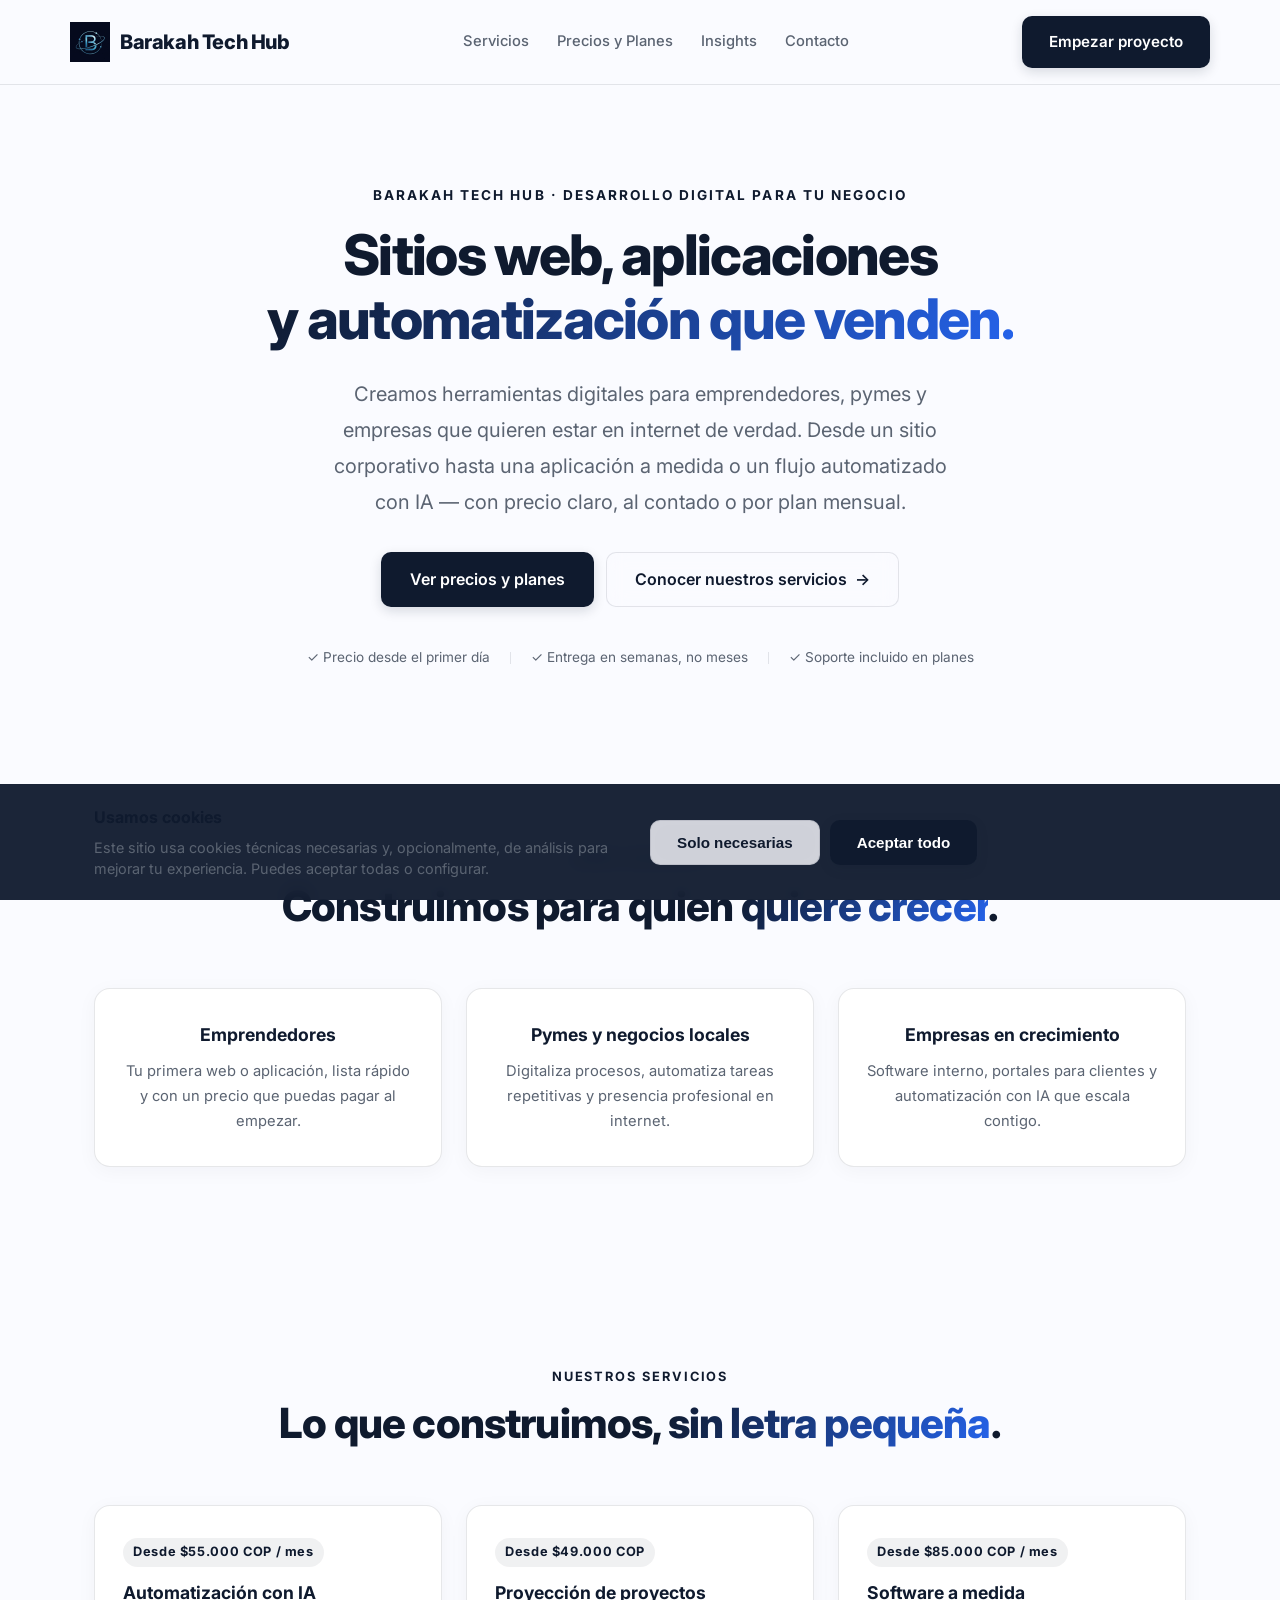
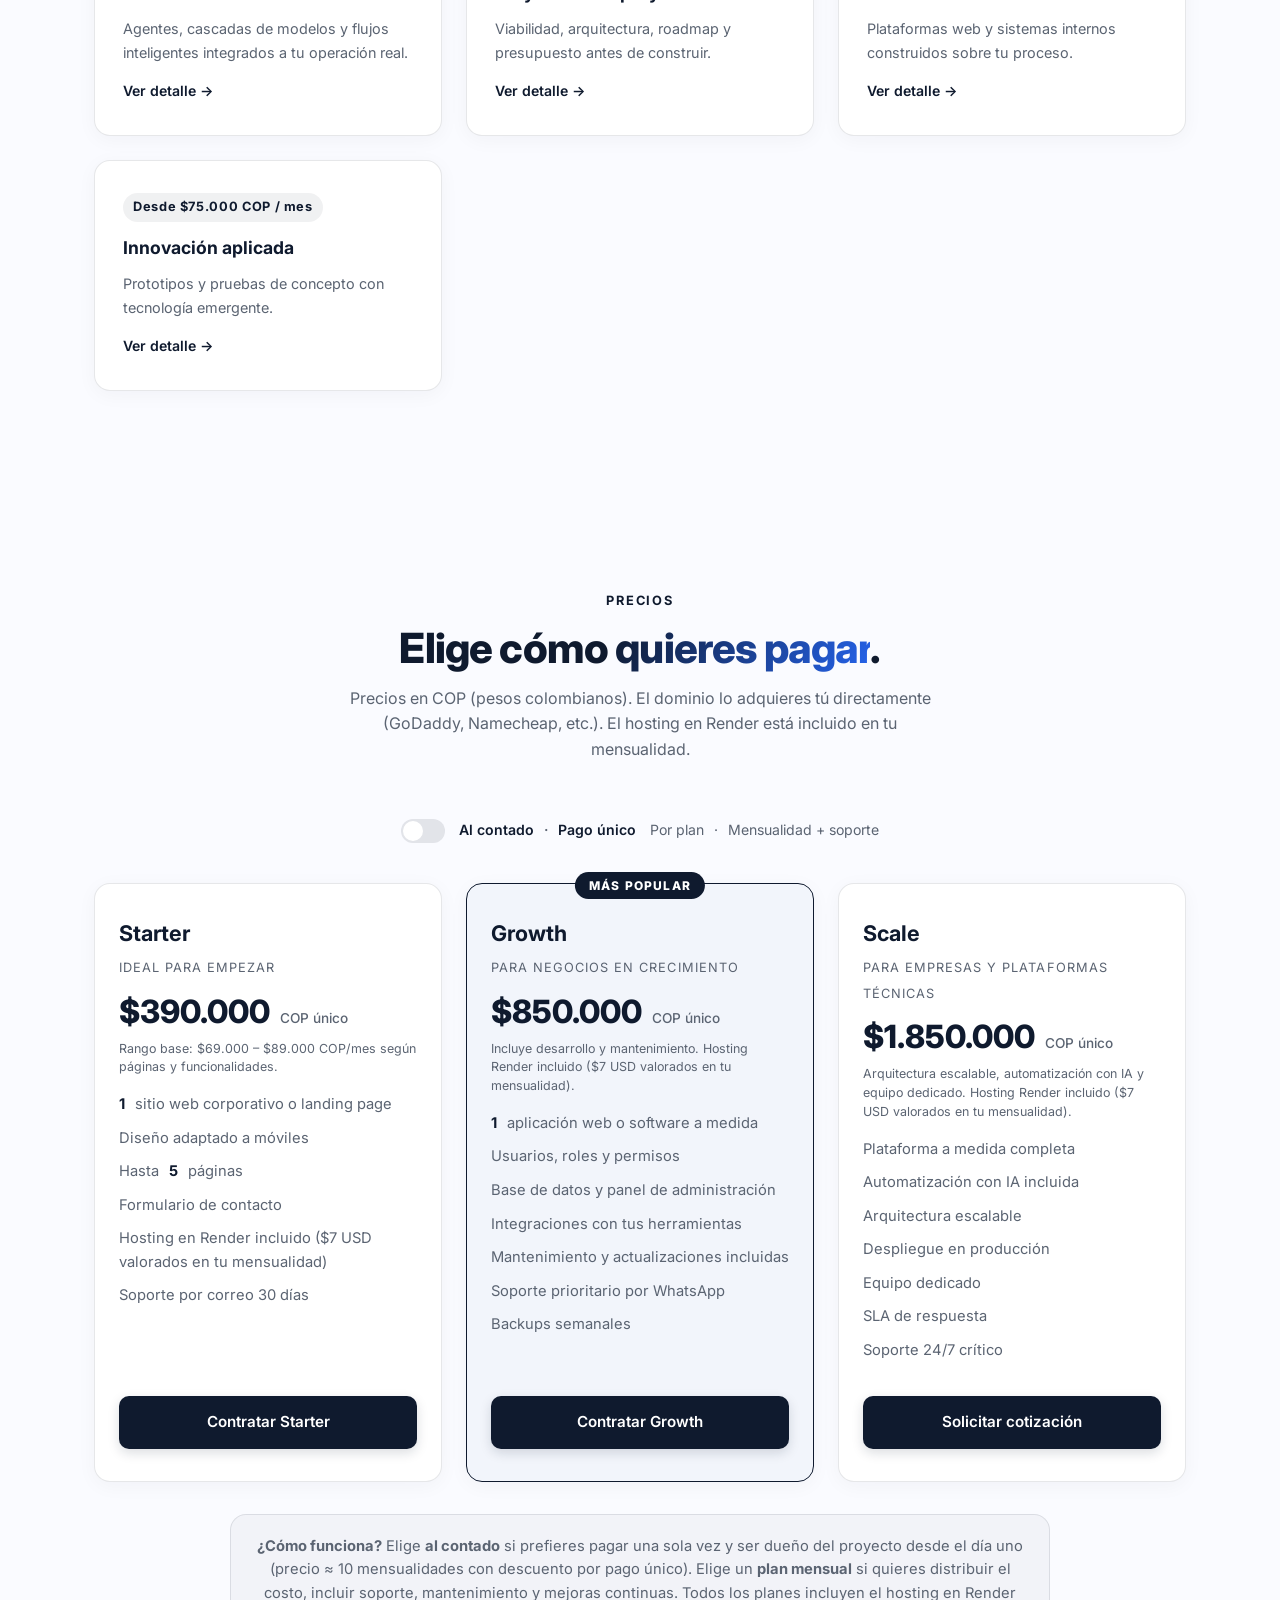
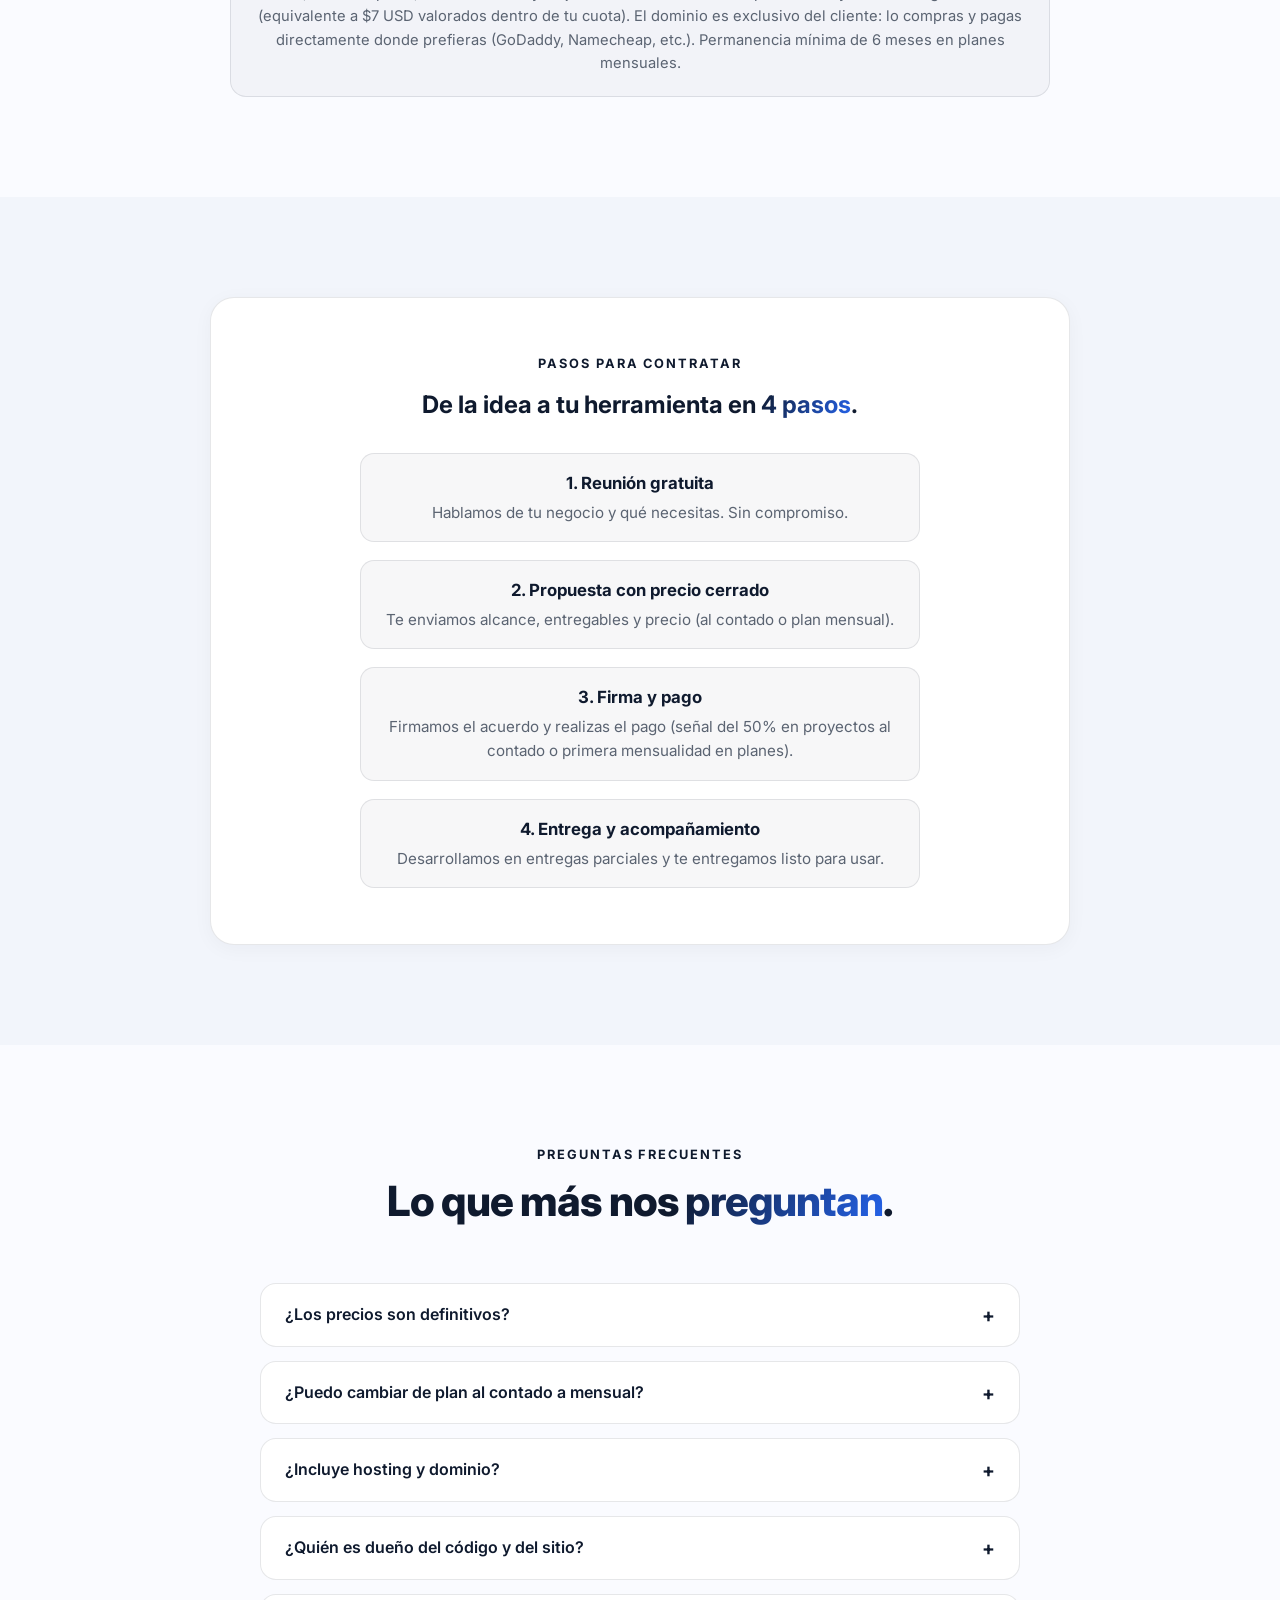
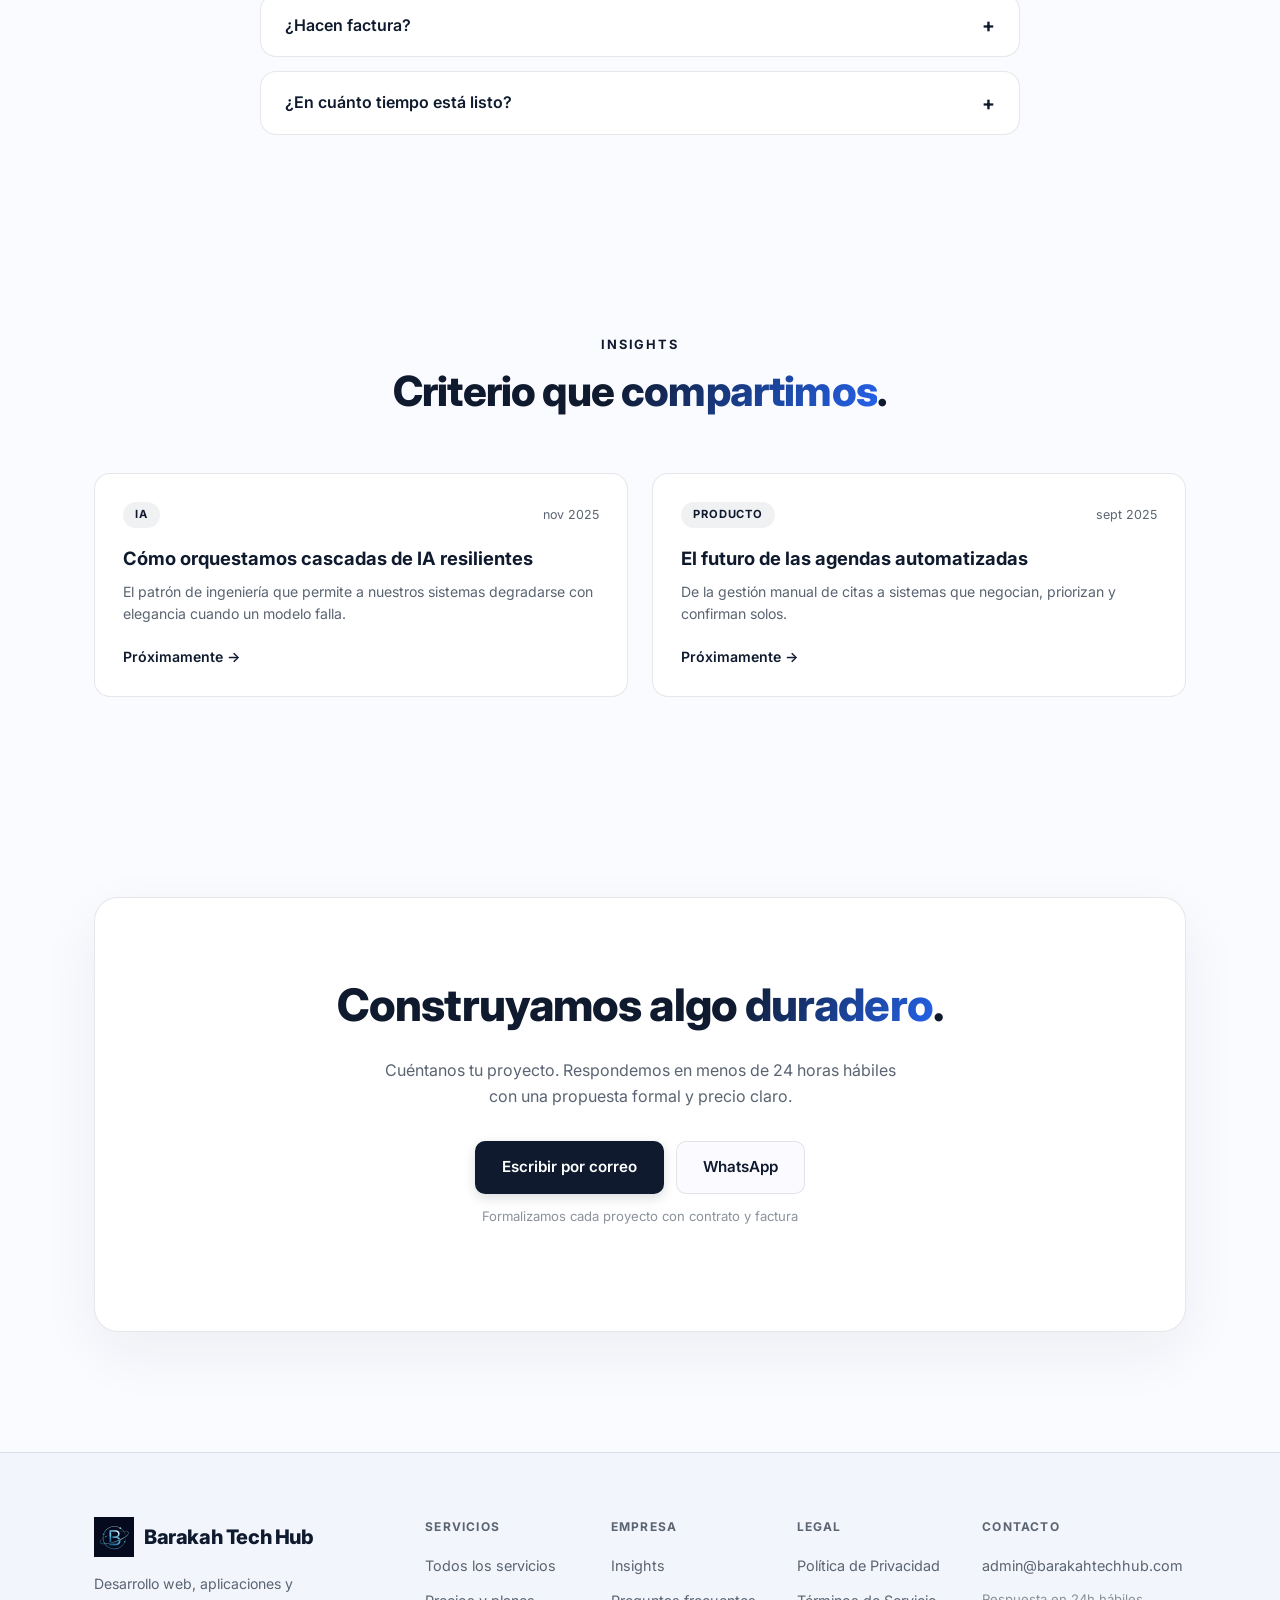
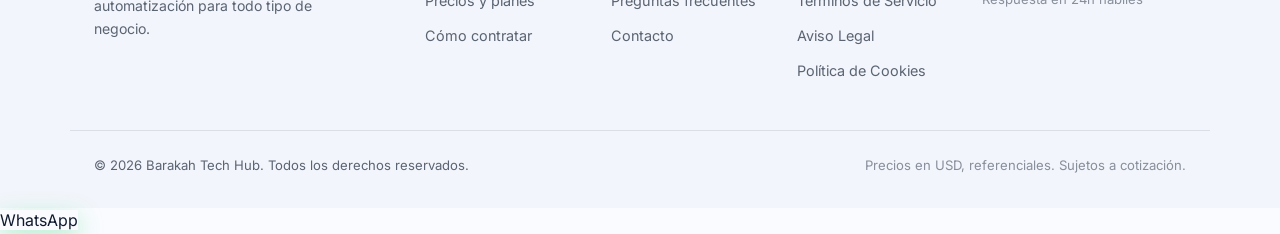
<file: index.html>
<!DOCTYPE html>
<html lang="es">
<head>
  <meta charset="UTF-8" />
  <meta name="viewport" content="width=device-width, initial-scale=1.0" />
  <meta name="description" content="Barakah Tech Hub desarrolla sitios web, aplicaciones y automatizaciones para empresas. Servicios de desarrollo web al contado y por planes mensuales. Diseño, software a medida e IA aplicada." />
  <meta name="keywords" content="desarrollo web, aplicaciones web, automatización, software a medida, Barakah Tech Hub, planes mensuales, desarrollo de software" />
  <link rel="canonical" href="https://barakahtechhub.com/" />
  <meta property="og:title" content="Barakah Tech Hub — Desarrollo web, aplicaciones y automatización" />
  <meta property="og:description" content="Creamos sitios web, aplicaciones y automatizaciones para tu negocio. Paga al contado o elige un plan mensual con soporte incluido." />
  <meta property="og:type" content="website" />
  <meta property="og:url" content="https://barakahtechhub.com/" />
  <meta property="og:image" content="https://barakahtechhub.com/img/logo.png" />
  <meta name="twitter:card" content="summary_large_image" />
  <link rel="preconnect" href="https://fonts.googleapis.com" />
  <link rel="preconnect" href="https://fonts.gstatic.com" crossorigin />
  <link href="https://fonts.googleapis.com/css2?family=Inter:wght@300;400;500;600;700;800&display=swap" rel="stylesheet" />
  <link rel="stylesheet" href="css/styles.css" />
  <link rel="icon" type="image/png" href="img/logo.png" />
  <script>document.documentElement.classList.add('js');</script>
  <script type="application/ld+json">
  {
    "@context": "https://schema.org",
    "@type": "LocalBusiness",
    "name": "Barakah Tech Hub",
    "url": "https://barakahtechhub.com/",
    "telephone": "+573116778098",
    "email": "admin@barakahtechhub.com",
    "address": { "@type": "PostalAddress", "addressCountry": "CO" },
    "description": "Desarrollo web, aplicaciones y automatización con IA. Servicios al contado y por planes mensuales.",
    "hasOfferCatalog": {
      "@type": "OfferCatalog",
      "name": "Servicios de desarrollo",
      "itemOffered": [
        { "@type": "Service", "name": "Sitio web corporativo", "description": "Diseño y desarrollo de sitio web profesional para tu empresa.", "offers": { "@type": "Offer", "priceCurrency": "USD", "price": "800" } },
        { "@type": "Service", "name": "Aplicación web a medida", "description": "Software a medida con usuarios, roles y flujos de negocio.", "offers": { "@type": "Offer", "priceCurrency": "USD", "price": "2500" } },
        { "@type": "Service", "name": "Automatización con IA", "description": "Agentes, cascadas de modelos y flujos automatizados para tu operación.", "offers": { "@type": "Offer", "priceCurrency": "USD", "price": "600" } }
      ]
    }
  }
  </script>
</head>
<body>

  <!-- ===== NAV ===== -->
  <header class="nav" id="nav">
    <div class="container nav-inner">
      <a href="index.html" class="logo">
        <span class="logo-mark"><img src="img/logo.png" alt="Logo Barakah Tech Hub" onerror="this.parentElement.classList.add('is-fallback');this.remove()"></span>
        <span class="logo-text">Barakah <em>Tech&nbsp;Hub</em></span>
      </a>
      <nav class="nav-links">
        <a href="#servicios">Servicios</a>
        <a href="#precios">Precios y Planes</a>
        <a href="#insights">Insights</a>
        <a href="#contacto">Contacto</a>
      </nav>
      <a href="#contacto" class="btn btn-primary nav-cta">Empezar proyecto</a>
      <button class="nav-toggle" id="navToggle" aria-label="Abrir menú">
        <span></span><span></span><span></span>
      </button>
    </div>
  </header>

  <!-- ===== HERO ===== -->
  <section class="hero">
    <div class="container hero-content">
      <p class="hero-eyebrow reveal">Barakah Tech Hub · Desarrollo digital para tu negocio</p>
      <h1 class="reveal delay-1">Sitios web, aplicaciones<br/><span class="gradient-text">y automatización que venden.</span></h1>
      <p class="hero-sub reveal delay-2">
        Creamos herramientas digitales para emprendedores, pymes y empresas que quieren
        estar en internet de verdad. Desde un sitio corporativo hasta una aplicación
        a medida o un flujo automatizado con IA — con precio claro, al contado o por plan mensual.
      </p>
      <div class="hero-actions reveal delay-3">
        <a href="#precios" class="btn btn-primary">Ver precios y planes</a>
        <a href="#servicios" class="btn btn-ghost">Conocer nuestros servicios <span class="arrow">→</span></a>
      </div>
      <div class="hero-trust reveal delay-4">
        <span>✓ Precio desde el primer día</span><i></i><span>✓ Entrega en semanas, no meses</span><i></i><span>✓ Soporte incluido en planes</span>
      </div>
    </div>
  </section>

  <!-- ===== PARA QUIÉN ===== -->
  <section class="section" id="para-quien">
    <div class="container">
      <div class="section-head reveal">
        <p class="section-label">¿Para quién es?</p>
        <h2>Construimos para quien <span class="gradient-text">quiere crecer</span>.</h2>
      </div>
      <div class="audience-grid reveal">
        <div class="audience-card">
          <h3>Emprendedores</h3>
          <p>Tu primera web o aplicación, lista rápido y con un precio que puedas pagar al empezar.</p>
        </div>
        <div class="audience-card">
          <h3>Pymes y negocios locales</h3>
          <p>Digitaliza procesos, automatiza tareas repetitivas y presencia profesional en internet.</p>
        </div>
        <div class="audience-card">
          <h3>Empresas en crecimiento</h3>
          <p>Software interno, portales para clientes y automatización con IA que escala contigo.</p>
        </div>
      </div>
    </div>
  </section>

  <!-- ===== SERVICIOS ===== -->
  <section class="section" id="servicios">
    <div class="container">
      <div class="section-head reveal">
        <p class="section-label">Nuestros servicios</p>
        <h2>Lo que construimos, <span class="gradient-text">sin letra pequeña</span>.</h2>
      </div>
      <div class="services-grid">
        <a class="service reveal" href="servicios/automatizacion-ia.html">
          <div class="service-badge">Desde $55.000 COP / mes</div>
          <h3>Automatización con IA</h3>
          <p>Agentes, cascadas de modelos y flujos inteligentes integrados a tu operación real.</p>
          <span class="service-link">Ver detalle →</span>
        </a>
        <a class="service reveal delay-1" href="servicios/proyeccion-proyectos.html">
          <div class="service-badge">Desde $49.000 COP</div>
          <h3>Proyección de proyectos</h3>
          <p>Viabilidad, arquitectura, roadmap y presupuesto antes de construir.</p>
          <span class="service-link">Ver detalle →</span>
        </a>
        <a class="service reveal delay-2" href="servicios/software-medida.html">
          <div class="service-badge">Desde $85.000 COP / mes</div>
          <h3>Software a medida</h3>
          <p>Plataformas web y sistemas internos construidos sobre tu proceso.</p>
          <span class="service-link">Ver detalle →</span>
        </a>
        <a class="service reveal delay-3" href="servicios/innovacion-aplicada.html">
          <div class="service-badge">Desde $75.000 COP / mes</div>
          <h3>Innovación aplicada</h3>
          <p>Prototipos y pruebas de concepto con tecnología emergente.</p>
          <span class="service-link">Ver detalle →</span>
        </a>
      </div>
    </div>
  </section>

  <!-- ===== PRECIOS Y PLANES ===== -->
  <section class="section" id="precios">
    <div class="container">
      <div class="section-head reveal">
        <p class="section-label">Precios</p>
        <h2>Elige cómo <span class="gradient-text">quieres pagar</span>.</h2>
        <p class="section-sub reveal">Precios en COP (pesos colombianos). El dominio lo adquieres tú directamente (GoDaddy, Namecheap, etc.). El hosting en Render está incluido en tu mensualidad.</p>
      </div>

      <div class="pricing-toggle reveal">
        <label class="toggle">
          <input type="checkbox" id="planToggle" />
          <span class="toggle-track"></span>
          <span class="toggle-thumb"></span>
        </label>
        <span class="toggle-label toggle-label-contado">Al contado <span class="toggle-dot">·</span> Pago único</span>
        <span class="toggle-label toggle-label-plan">Por plan <span class="toggle-dot">·</span> Mensualidad + soporte</span>
      </div>

      <div class="pricing-grid">
        <article class="plan reveal" id="plan-starter">
          <div class="plan-header">
            <h3 class="plan-name">Starter</h3>
            <span class="plan-tag">Ideal para empezar</span>
          </div>
          <div class="plan-price-block">
            <span class="plan-price" id="price-starter-contado">$390.000 <span class="period">COP único</span></span>
            <span class="plan-price plan-price-plan" id="price-starter-plan">Desde <strong>$45.000</strong> <span class="period">COP / mes</span></span>
          </div>
          <div class="plan-note"><small>Rango base: $69.000 – $89.000 COP/mes según páginas y funcionalidades.</small></div>
          <ul class="plan-features">
            <li><strong>1</strong> sitio web corporativo o landing page</li>
            <li>Diseño adaptado a móviles</li>
            <li>Hasta <strong>5</strong> páginas</li>
            <li>Formulario de contacto</li>
            <li>Hosting en Render incluido ($7 USD valorados en tu mensualidad)</li>
            <li>Soporte por correo 30 días</li>
            <li class="plan-only">Dominio aparte: lo compras tú (GoDaddy, Namecheap, etc.)</li>
          </ul>
          <div class="plan-cta">
            <a href="mailto:admin@barakahtechhub.com?subject=Contratar%20Starter" class="btn btn-primary btn-block">Contratar Starter</a>
          </div>
        </article>

        <article class="plan reveal plan-featured" id="plan-growth">
          <div class="plan-ribbon">Más popular</div>
          <div class="plan-header">
            <h3 class="plan-name">Growth</h3>
            <span class="plan-tag">Para negocios en crecimiento</span>
          </div>
          <div class="plan-price-block">
            <span class="plan-price" id="price-growth-contado">$850.000 <span class="period">COP único</span></span>
            <span class="plan-price plan-price-plan" id="price-growth-plan">Desde <strong>$85.000</strong> <span class="period">COP / mes</span></span>
          </div>
          <div class="plan-note"><small>Incluye desarrollo y mantenimiento. Hosting Render incluido ($7 USD valorados en tu mensualidad).</small></div>
          <ul class="plan-features">
            <li><strong>1</strong> aplicación web o software a medida</li>
            <li>Usuarios, roles y permisos</li>
            <li>Base de datos y panel de administración</li>
            <li>Integraciones con tus herramientas</li>
            <li>Mantenimiento y actualizaciones incluidas</li>
            <li>Soporte prioritario por WhatsApp</li>
            <li>Backups semanales</li>
            <li class="plan-only">Dominio aparte: lo compras tú (GoDaddy, Namecheap, etc.)</li>
          </ul>
          <div class="plan-cta">
            <a href="mailto:admin@barakahtechhub.com?subject=Contratar%20Growth" class="btn btn-primary btn-block">Contratar Growth</a>
          </div>
        </article>

        <article class="plan reveal" id="plan-scale">
          <div class="plan-header">
            <h3 class="plan-name">Scale</h3>
            <span class="plan-tag">Para empresas y plataformas técnicas</span>
          </div>
          <div class="plan-price-block">
            <span class="plan-price" id="price-scale-contado">$1.850.000 <span class="period">COP único</span></span>
            <span class="plan-price plan-price-plan" id="price-scale-plan">Desde <strong>$185.000</strong> <span class="period">COP / mes</span></span>
          </div>
          <div class="plan-note"><small>Arquitectura escalable, automatización con IA y equipo dedicado. Hosting Render incluido ($7 USD valorados en tu mensualidad).</small></div>
          <ul class="plan-features">
            <li>Plataforma a medida completa</li>
            <li>Automatización con IA incluida</li>
            <li>Arquitectura escalable</li>
            <li>Despliegue en producción</li>
            <li>Equipo dedicado</li>
            <li>SLA de respuesta</li>
            <li>Soporte 24/7 crítico</li>
            <li class="plan-only">Dominio aparte: lo compras tú (GoDaddy, Namecheap, etc.)</li>
          </ul>
          <div class="plan-cta">
            <a href="#contacto" class="btn btn-primary btn-block">Solicitar cotización</a>
          </div>
        </article>
      </div>

      <div class="pricing-note reveal">
        <p><strong>¿Cómo funciona?</strong> Elige <strong>al contado</strong> si prefieres pagar una sola vez y ser dueño del proyecto desde el día uno (precio ≈ 10 mensualidades con descuento por pago único). Elige un <strong>plan mensual</strong> si quieres distribuir el costo, incluir soporte, mantenimiento y mejoras continuas. Todos los planes incluyen el hosting en Render (equivalente a $7 USD valorados dentro de tu cuota). El dominio es exclusivo del cliente: lo compras y pagas directamente donde prefieras (GoDaddy, Namecheap, etc.). Permanencia mínima de 6 meses en planes mensuales.</p>
      </div>
    </div>
  </section>

  <!-- ===== COMO COMPRAR ===== -->
  <section class="section manifesto" id="como-comprar">
    <div class="container">
      <div class="manifesto-box reveal">
        <p class="section-label">Pasos para contratar</p>
        <h2>De la idea a tu herramienta en <span class="gradient-text">4 pasos</span>.</h2>
        <ol class="steps">
          <li>
            <strong>1. Reunión gratuita</strong>
            <p>Hablamos de tu negocio y qué necesitas. Sin compromiso.</p>
          </li>
          <li>
            <strong>2. Propuesta con precio cerrado</strong>
            <p>Te enviamos alcance, entregables y precio (al contado o plan mensual).</p>
          </li>
          <li>
            <strong>3. Firma y pago</strong>
            <p>Firmamos el acuerdo y realizas el pago (señal del 50% en proyectos al contado o primera mensualidad en planes).</p>
          </li>
          <li>
            <strong>4. Entrega y acompañamiento</strong>
            <p>Desarrollamos en entregas parciales y te entregamos listo para usar.</p>
          </li>
        </ol>
      </div>
    </div>
  </section>

  <!-- ===== FAQ ===== -->
  <section class="section" id="faq">
    <div class="container">
      <div class="section-head reveal">
        <p class="section-label">Preguntas frecuentes</p>
        <h2>Lo que más nos <span class="gradient-text">preguntan</span>.</h2>
      </div>
      <div class="faq-grid reveal">
        <details class="faq-item">
          <summary>¿Los precios son definitivos?</summary>
          <p>Son precios de referencia para proyectos estándar. Tras conocer tu caso enviamos una cotización final con precio cerrado.</p>
        </details>
        <details class="faq-item">
          <summary>¿Puedo cambiar de plan al contado a mensual?</summary>
          <p>Sí. Puedes empezar con un pago al contado y luego contratar un plan de mantenimiento mensual, o viceversa.</p>
        </details>
        <details class="faq-item">
          <summary>¿Incluye hosting y dominio?</summary>
          <p>El plan Starter incluye el primer año de hosting y dominio. En planes Growth y Scale el hosting se gestiona según el proyecto; te asesoramos para contratarlo.</p>
        </details>
        <details class="faq-item">
          <summary>¿Quién es dueño del código y del sitio?</summary>
          <p>Al finalizar y pagar el proyecto completo, tú eres dueño del código entregado y de tu sitio/aplicación. En planes mensuales, la propiedad se transfiere al finalizar la permanencia o según lo pactado en el contrato.</p>
        </details>
        <details class="faq-item">
          <summary>¿Hacen factura?</summary>
          <p>Sí, emitimos factura por cada pago realizado (señal, pago al contado o mensualidad).</p>
        </details>
        <details class="faq-item">
          <summary>¿En cuánto tiempo está listo?</summary>
          <p>Un sitio corporativo puede estar listo en 2-4 semanas. Una aplicación a medida depende del alcance y se define en el roadmap.</p>
        </details>
      </div>
    </div>
  </section>

  <!-- ===== INSIGHTS (breve) ===== -->
  <section class="section" id="insights">
    <div class="container">
      <div class="section-head reveal">
        <p class="section-label">Insights</p>
        <h2>Criterio que <span class="gradient-text">compartimos</span>.</h2>
      </div>
      <div class="blog-grid" id="blogGrid">
        <!-- Las tarjetas de posts se generan en js/main.js desde POSTS_DATA -->
      </div>
    </div>
  </section>

  <!-- ===== CONTACTO / CTA ===== -->
  <section class="section cta" id="contacto">
    <div class="container">
      <div class="cta-box reveal">
        <h2>Construyamos algo <span class="gradient-text">duradero</span>.</h2>
        <p>Cuéntanos tu proyecto. Respondemos en menos de 24 horas hábiles con una propuesta formal y precio claro.</p>
        <div class="contact-ways">
          <a href="mailto:admin@barakahtechhub.com" class="btn btn-primary btn-lg">Escribir por correo</a>
          <a href="https://wa.me/573116778098?text=Hola%20Barakah%20Tech%20Hub,%20quiero%20informaci%C3%B3n%20sobre%20sus%20servicios" class="btn btn-ghost btn-lg" target="_blank" rel="noopener">WhatsApp</a>
        </div>
        <p class="footer-muted" style="margin-top:12px;">Formalizamos cada proyecto con contrato y factura</p>
      </div>
    </div>
  </section>

  <!-- ===== FOOTER ===== -->
  <footer class="footer">
    <div class="container footer-grid">
      <div class="footer-brand">
        <a href="index.html" class="logo">
          <span class="logo-mark"><img src="img/logo.png" alt="Logo Barakah Tech Hub" onerror="this.parentElement.classList.add('is-fallback');this.remove()"></span>
          <span class="logo-text">Barakah <em>Tech&nbsp;Hub</em></span>
        </a>
        <p>Desarrollo web, aplicaciones y automatización para todo tipo de negocio.</p>
      </div>
      <div class="footer-col">
        <h5>Servicios</h5>
        <a href="#servicios">Todos los servicios</a>
        <a href="#precios">Precios y planes</a>
        <a href="#como-comprar">Cómo contratar</a>
      </div>
      <div class="footer-col">
        <h5>Empresa</h5>
        <a href="#insights">Insights</a>
        <a href="#faq">Preguntas frecuentes</a>
        <a href="#contacto">Contacto</a>
      </div>
      <div class="footer-col">
        <h5>Legal</h5>
        <a href="legal/privacidad.html">Política de Privacidad</a>
        <a href="legal/terminos.html">Términos de Servicio</a>
        <a href="legal/aviso-legal.html">Aviso Legal</a>
        <a href="legal/cookies.html">Política de Cookies</a>
      </div>
      <div class="footer-col">
        <h5>Contacto</h5>
        <a href="mailto:admin@barakahtechhub.com">admin@barakahtechhub.com</a>
        <span class="footer-muted">Respuesta en 24h hábiles</span>
      </div>
    </div>
    <div class="container footer-bottom">
      <span>© <span id="copyrightYear">2026</span> Barakah Tech Hub. Todos los derechos reservados.</span>
      <span class="footer-muted">Precios en USD, referenciales. Sujetos a cotización.</span>
    </div>
  </footer>

  <!-- ===== BANNER COOKIES ===== -->
  <div class="cookie-banner" id="cookieBanner" role="region" aria-label="Aviso de cookies">
    <div class="cookie-content">
      <div>
        <p class="cookie-title">Usamos cookies</p>
        <p class="cookie-text">Este sitio usa cookies técnicas necesarias y, opcionalmente, de análisis para mejorar tu experiencia. Puedes aceptar todas o configurar.</p>
      </div>
      <div class="cookie-actions">
        <button class="btn btn-ghost cookie-reject" id="cookieReject">Solo necesarias</button>
        <button class="btn btn-primary cookie-accept" id="cookieAccept">Aceptar todo</button>
      </div>
    </div>
  </div>

  <!-- ===== WHATSAPP FLOAT ===== -->
  <a href="https://wa.me/573116778098?text=Hola%20Barakah%20Tech%20Hub,%20quiero%20informaci%C3%B3n%20sobre%20sus%20servicios" class="whatsapp-float" target="_blank" rel="noopener" aria-label="Escríbenos por WhatsApp">WhatsApp</a>

  <script src="js/main.js" defer></script>
  <script src="js/cookies.js" defer></script>
</body>
</html>
</file>
<file: css/styles.css>
/* ============================================================
   Barakah Tech Hub � Premium Enterprise Stylesheet
   ============================================================ */

:root {
  --bg: #FAFBFF;
  --bg-2: #F2F5FB;
  --bg-3: #FFFFFF;
  --surface: rgba(15, 26, 46, 0.03);
  --border: rgba(15, 26, 46, 0.1);
  --border-hover: rgba(15, 26, 46, 0.22);
  --text: #0F1A2E;
  --text-muted: #5B6472;
  --accent: #0F1A2E;
  --accent-dim: rgba(15, 26, 46, 0.06);
  --gradient: linear-gradient(120deg, #0F1A2E 0%, #2563EB 100%);
  --radius: 16px;
  --font: 'Inter', -apple-system, BlinkMacSystemFont, 'Segoe UI', sans-serif;
}

* { margin: 0; padding: 0; box-sizing: border-box; }

html { scroll-behavior: smooth; background: #FAFBFF; }

body {
  font-family: var(--font);
  background: #FAFBFF;
  color: var(--text);
  line-height: 1.6;
  -webkit-font-smoothing: antialiased;
  overflow-x: hidden;
}

.container { max-width: 1140px; margin: 0 auto; padding: 0 24px; }

::selection { background: rgba(15, 26, 46, 0.85); color: #fff; }
a { color: inherit; text-decoration: none; }

/* ---------- Nav ---------- */
.nav {
  position: sticky;
  top: 0;
  z-index: 50;
  background: rgba(250, 251, 255, 0.95);
  backdrop-filter: blur(10px);
  border-bottom: 1px solid var(--border);
}
.nav-inner {
  display: flex;
  align-items: center;
  justify-content: space-between;
  padding: 16px 0;
}
.nav-links {
  display: flex;
  gap: 28px;
  align-items: center;
}
.nav-links a {
  font-size: 0.92rem;
  color: var(--text-muted);
  font-weight: 500;
  transition: color 0.2s;
}
.nav-links a:hover { color: var(--accent); }
.nav-cta {
  display: inline-flex;
  align-items: center;
  gap: 8px;
  padding: 10px 20px;
  background: var(--text);
  color: #fff;
  border-radius: 10px;
  font-weight: 600;
  font-size: 0.92rem;
  transition: all 0.2s;
}
.nav-cta:hover { background: var(--accent); transform: translateY(-1px); }
.nav-toggle {
  display: none;
  flex-direction: column;
  gap: 5px;
  background: none;
  border: none;
  cursor: pointer;
  padding: 8px;
}
.nav-toggle span {
  width: 22px;
  height: 2px;
  background: var(--text);
  border-radius: 2px;
}

/* ---------- Logo ---------- */
.logo {
  display: flex;
  align-items: center;
  gap: 10px;
  text-decoration: none;
}
.logo-mark img {
  width: 40px;
  height: 40px;
  object-fit: contain;
  display: block;
}
.logo-text {
  font-size: 1.25rem;
  font-weight: 800;
  color: var(--text);
  letter-spacing: -0.02em;
}
.logo-text em {
  font-style: normal;
  color: var(--accent);
}

/* ---------- Hero ---------- */
.hero {
  position: relative;
  padding: 100px 0 80px;
  background: #FAFBFF;
  text-align: center;
  overflow: visible;
}
.hero .container {
  position: relative;
  z-index: 1;
  max-width: 800px;
  margin: 0 auto;
}
.hero-eyebrow {
  font-size: 0.85rem;
  font-weight: 700;
  letter-spacing: 0.15em;
  text-transform: uppercase;
  color: var(--accent);
  margin-bottom: 16px;
  display: block;
}
.hero h1 {
  font-size: clamp(2.2rem, 5vw, 3.5rem);
  font-weight: 800;
  line-height: 1.15;
  letter-spacing: -0.03em;
  margin-bottom: 24px;
  color: var(--text);
}
.hero h1 .gradient-text {
  background: var(--gradient);
  -webkit-background-clip: text;
  background-clip: text;
  -webkit-text-fill-color: transparent;
}
.hero-sub {
  font-size: clamp(1rem, 2vw, 1.25rem);
  line-height: 1.8;
  color: var(--text-muted);
  max-width: 650px;
  margin: 0 auto 32px;
}
.hero-actions {
  display: flex;
  gap: 12px;
  justify-content: center;
  flex-wrap: wrap;
  margin-bottom: 40px;
}
.hero-actions .btn {
  padding: 14px 28px;
  font-size: 1rem;
}
.hero-trust {
  display: flex;
  gap: 16px;
  justify-content: center;
  flex-wrap: wrap;
  font-size: 0.85rem;
  color: var(--text-muted);
  align-items: center;
}
.hero-trust i {
  display: inline-block;
  width: 1px;
  height: 12px;
  background: var(--border);
  margin: 0 4px;
}

/* ---------- Secciones ---------- */
.section {
  padding: 100px 0;
}
.section-head {
  text-align: center;
  margin-bottom: 56px;
}
.section-label {
  font-size: 0.8rem;
  font-weight: 700;
  letter-spacing: 0.15em;
  text-transform: uppercase;
  color: var(--accent);
  margin-bottom: 12px;
  display: block;
}
.section-head h2 {
  font-size: clamp(1.8rem, 4vw, 2.6rem);
  font-weight: 800;
  line-height: 1.2;
  letter-spacing: -0.02em;
  color: var(--text);
  margin-bottom: 12px;
}
.section-sub {
  font-size: 1rem;
  color: var(--text-muted);
  max-width: 600px;
  margin: 0 auto;
}

/* ---------- Fondo decorativo: aurora + grid tecnológico (no interfiere con el texto) ---------- */
body::before {
  content: "";
  position: fixed;
  inset: 0;
  z-index: -2;
  pointer-events: none;
  background:
    radial-gradient(900px 500px at 85% -10%, rgba(37, 99, 235, 0.10), transparent 60%),
    radial-gradient(700px 450px at -10% 30%, rgba(15, 26, 46, 0.07), transparent 60%),
    radial-gradient(800px 500px at 90% 90%, rgba(37, 99, 235, 0.08), transparent 60%),
    #FAFBFF;
}

/* Grid tecnológico tipo blueprint, encima de la aurora */
body::after {
  content: "";
  position: fixed;
  inset: 0;
  z-index: -1;
  pointer-events: none;
  background-image:
    linear-gradient(rgba(15, 26, 46, 0.045) 1px, transparent 1px),
    linear-gradient(90deg, rgba(15, 26, 46, 0.045) 1px, transparent 1px);
  background-size: 48px 48px;
  -webkit-mask-image: radial-gradient(ellipse 90% 70% at 50% 20%, black 0%, transparent 75%);
  mask-image: radial-gradient(ellipse 90% 70% at 50% 20%, black 0%, transparent 75%);
}

/* ---------- Para quién ---------- */
.audience-grid {
  display: grid;
  grid-template-columns: repeat(auto-fit, minmax(280px, 1fr));
  gap: 24px;
}
.audience-card {
  padding: 32px 28px;
  border: 1px solid var(--border);
  border-radius: var(--radius);
  background: var(--bg-3);
  box-shadow: 0 4px 20px rgba(15, 26, 46, 0.04);
  text-align: center;
  transition: all 0.3s ease;
}
.audience-card:hover {
  transform: translateY(-4px);
  border-color: var(--border-hover);
}
.audience-card h3 {
  font-size: 1.1rem;
  font-weight: 700;
  margin-bottom: 10px;
  color: var(--text);
}
.audience-card p {
  font-size: 0.92rem;
  line-height: 1.7;
  color: var(--text-muted);
  margin: 0 auto;
  max-width: 300px;
}

/* ---------- Servicios ---------- */
.services-grid {
  display: grid;
  grid-template-columns: repeat(auto-fit, minmax(280px, 1fr));
  gap: 24px;
}
.service {
  padding: 32px 28px;
  border: 1px solid var(--border);
  border-radius: var(--radius);
  background: var(--bg-3);
  transition: all 0.3s ease;
}
.service:hover {
  transform: translateY(-4px);
  box-shadow: var(--shadow-medium);
  border-color: var(--border-hover);
}
.service h3 {
  font-size: 1.1rem;
  font-weight: 700;
  margin-bottom: 10px;
  color: var(--text);
}
.service p {
  font-size: 0.9rem;
  line-height: 1.7;
  color: var(--text-muted);
}
.service-badge {
  display: inline-block;
  font-size: 0.8rem;
  font-weight: 700;
  padding: 4px 10px;
  border-radius: 20px;
  background: var(--accent-dim);
  color: var(--accent);
  margin-bottom: 12px;
  letter-spacing: 0.05em;
}
.service-link {
  display: inline-block;
  margin-top: 14px;
  font-size: 0.88rem;
  font-weight: 600;
  color: var(--accent);
}
.service h3, .service p { text-align: left; }

/* ---------- Insights ---------- */
.blog-grid {
  display: grid;
  grid-template-columns: repeat(auto-fit, minmax(300px, 1fr));
  gap: 24px;
}
.post {
  display: flex;
  flex-direction: column;
  padding: 28px;
  border: 1px solid var(--border);
  border-radius: var(--radius);
  background: var(--bg-3);
  transition: all 0.3s ease;
}
.post:hover {
  transform: translateY(-4px);
  border-color: var(--border-hover);
}
.post-meta {
  display: flex;
  justify-content: space-between;
  align-items: center;
  margin-bottom: 18px;
}
.post-tag {
  font-size: 0.7rem;
  font-weight: 700;
  letter-spacing: 0.08em;
  text-transform: uppercase;
  color: var(--accent);
  background: var(--accent-dim);
  padding: 4px 12px;
  border-radius: 100px;
}
.post-date { font-size: 0.78rem; color: var(--text-muted); }
.post h3 {
  font-size: 1.15rem;
  font-weight: 700;
  line-height: 1.35;
  margin-bottom: 10px;
}
.post p {
  font-size: 0.88rem;
  color: var(--text-muted);
  margin-bottom: 20px;
  flex: 1;
}
.post-link {
  font-size: 0.88rem;
  font-weight: 600;
  color: var(--accent);
}

/* ---------- Precios y Planes ---------- */
.pricing-toggle {
  display: flex;
  align-items: center;
  gap: 14px;
  margin: 24px 0 40px;
  flex-wrap: wrap;
  justify-content: center;
}
.toggle {
  position: relative;
  display: inline-block;
  width: 44px;
  height: 24px;
}
.toggle input { opacity: 0; width: 0; height: 0; }
.toggle-track {
  position: absolute;
  cursor: pointer;
  inset: 0;
  background: var(--border);
  border-radius: 24px;
  transition: background 0.2s;
}
.toggle-track:has(input:checked) { background: var(--accent); }
.toggle-thumb {
  position: absolute;
  top: 2px; left: 2px;
  width: 20px; height: 20px;
  background: #fff;
  border-radius: 50%;
  transition: transform 0.2s;
}
.toggle input:checked + .toggle-track + .toggle-thumb,
.toggle-track:has(input:checked) .toggle-thumb { transform: translateX(20px); }
.toggle-label { font-size: 0.88rem; color: var(--text-muted); cursor: pointer; user-select: none; }
.toggle-label-contado { color: var(--text); font-weight: 600; }
.toggle-dot { margin: 0 6px; color: var(--text-muted); }

.pricing-grid {
  display: grid;
  grid-template-columns: repeat(auto-fit, minmax(280px, 1fr));
  gap: 24px;
  margin-bottom: 32px;
}
.plan {
  background: var(--bg-3);
  border: 1px solid var(--border);
  border-radius: var(--radius);
  padding: 32px 24px;
  display: flex;
  flex-direction: column;
  position: relative;
}
.plan-featured {
  border-color: var(--accent);
  background: var(--bg-2);
  transform: scale(1.02);
  z-index: 1;
}
.plan-ribbon {
  position: absolute; top: -12px; left: 50%;
  transform: translateX(-50%);
  font-size: 0.75rem; font-weight: 800; letter-spacing: 0.1em;
  text-transform: uppercase;
  background: var(--accent); color: #fff;
  padding: 4px 14px; border-radius: 20px;
}
.plan-header { margin-bottom: 16px; }
.plan-name { font-size: 1.35rem; margin: 0 0 4px; }
.plan-tag { font-size: 0.8rem; color: var(--text-muted); text-transform: uppercase; letter-spacing: 0.08em; }
.plan-price-block { display: flex; align-items: baseline; gap: 4px; margin-bottom: 24px; }
.plan-price { font-size: 2rem; font-weight: 800; line-height: 1; }
.plan-price-plan { display: none; color: var(--text-muted); font-size: 1.1rem; }
.plan-price-plan.display { display: inline; }
.period { font-size: 0.85rem; color: var(--text-muted); font-weight: 500; margin-left: 4px; }
.plan-features { list-style: none; padding: 0; margin: 0 0 24px; flex: 1; }
.plan-features li {
  display: flex; align-items: flex-start; gap: 10px;
  font-size: 0.92rem; color: var(--text-muted); margin-bottom: 10px;
}
.plan-features li strong { color: var(--text); }
.plan-only { display: none; }
.plan-cta { margin-top: auto; }

.pricing-note {
  margin-top: 32px;
  font-size: 0.92rem;
  color: var(--text-muted);
  padding: 20px; border: 1px solid var(--border); border-radius: var(--radius);
  background: var(--surface);
  text-align: center;
  max-width: 820px;
  margin-left: auto;
  margin-right: auto;
}

/* ---------- Notas dentro de las tarjetas de plan ---------- */
.plan-note {
  margin: -12px 0 16px;
}
.plan-note small {
  font-size: 0.78rem;
  line-height: 1.5;
  color: var(--text-muted);
  display: block;
}

/* ---------- Pasos para contratar ---------- */
.manifesto {
  background: var(--bg-2);
}
.manifesto-box {
  background: var(--bg-3);
  border: 1px solid var(--border);
  border-radius: 24px;
  padding: 56px 40px;
  max-width: 860px;
  margin: 0 auto;
  text-align: center;
  box-shadow: 0 4px 20px rgba(15, 26, 46, 0.04);
}
.manifesto-box .section-label { margin-bottom: 12px; }
.manifesto-box h2 { margin-bottom: 28px; }
.steps { list-style: none; padding: 0; margin: 16px 0 0; display: flex; flex-direction: column; gap: 18px; counter-reset: step-counter; max-width: 560px; margin-left: auto; margin-right: auto; }
.steps li {
  display: block; padding: 16px 20px; text-align: center;
  background: var(--surface); border-radius: 14px; border: 1px solid var(--border);
}
.steps li strong { color: var(--accent); font-size: 1.05rem; display: block; margin-bottom: 4px; }
.steps li p { margin: 4px 0 0; color: var(--text-muted); font-size: 0.95rem; }

/* ---------- FAQ ---------- */
.faq-grid {
  display: grid;
  grid-template-columns: 1fr;
  gap: 14px;
  max-width: 760px;
  margin: 0 auto;
}
.faq-item {
  border: 1px solid var(--border);
  border-radius: var(--radius);
  background: var(--bg-3);
  padding: 18px 24px;
  transition: border-color 0.2s;
}
.faq-item:hover, .faq-item[open] { border-color: var(--border-hover); }
.faq-item summary {
  font-weight: 600;
  cursor: pointer;
  color: var(--text);
  list-style: none;
  position: relative;
  padding-right: 28px;
}
.faq-item summary::-webkit-details-marker { display: none; }
.faq-item summary::after {
  content: "+";
  position: absolute;
  right: 0;
  top: 50%;
  transform: translateY(-50%);
  font-size: 1.2rem;
  font-weight: 700;
  color: var(--accent);
}
.faq-item[open] summary::after { content: "−"; }
.faq-item p {
  margin-top: 12px;
  font-size: 0.92rem;
  color: var(--text-muted);
  line-height: 1.7;
}

/* ---------- CTA ---------- */
.cta {
  padding-bottom: 120px;
}
.cta-box {
  text-align: center;
  padding: 72px 32px;
  border: 1px solid var(--border);
  border-radius: 24px;
  background: var(--bg-3);
  box-shadow: 0 20px 60px rgba(15, 26, 46, 0.08);
}
.cta-box h2 {
  font-size: clamp(1.9rem, 4vw, 2.8rem);
  font-weight: 800;
  letter-spacing: -0.02em;
  margin-bottom: 16px;
}
.cta-box p {
  color: var(--text-muted);
  max-width: 520px;
  margin: 0 auto 32px;
}
.contact-ways { display: flex; gap: 12px; margin-top: 16px; flex-wrap: wrap; justify-content: center; }
.btn-block { width: 100%; justify-content: center; }

/* ---------- Footer ---------- */
.footer {
  border-top: 1px solid var(--border);
  background: var(--bg-2);
}
.footer-grid {
  display: grid;
  grid-template-columns: 2fr 1fr 1fr 1fr 1.4fr;
  gap: 40px;
  padding: 64px 24px 48px;
}
.footer-brand p {
  font-size: 0.88rem;
  color: var(--text-muted);
  margin-top: 16px;
  max-width: 260px;
}
.footer-col {
  display: flex;
  flex-direction: column;
  gap: 12px;
}
.footer-col h5 {
  font-size: 0.75rem;
  font-weight: 700;
  letter-spacing: 0.1em;
  text-transform: uppercase;
  color: var(--text-muted);
  margin-bottom: 6px;
}
.footer-col a {
  font-size: 0.9rem;
  color: var(--text-muted);
  transition: color 0.2s ease;
}
.footer-col a:hover { color: var(--accent); }
.footer-muted {
  font-size: 0.82rem;
  color: var(--text-muted);
  opacity: 0.7;
}
.footer-bottom {
  display: flex;
  justify-content: space-between;
  gap: 16px;
  flex-wrap: wrap;
  padding-top: 24px;
  padding-bottom: 32px;
  border-top: 1px solid var(--border);
  font-size: 0.82rem;
  color: var(--text-muted);
}

/* ---------- Buttons ---------- */
.btn {
  display: inline-flex;
  align-items: center;
  gap: 8px;
  padding: 13px 26px;
  border-radius: 10px;
  font-weight: 600;
  font-size: 0.95rem;
  transition: all 0.25s ease;
  cursor: pointer;
  border: 1px solid transparent;
  text-decoration: none;
}
.btn-primary {
  background: var(--text);
  color: #fff;
}
.btn-primary:hover {
  background: var(--accent);
  transform: translateY(-1px);
  box-shadow: 0 10px 24px rgba(15, 26, 46, 0.2);
}
.btn-ghost {
  background: rgba(250, 251, 255, 0.82);
  backdrop-filter: blur(10px);
  -webkit-backdrop-filter: blur(10px);
  border: 1px solid var(--border);
  color: var(--text);
}
.btn-ghost:hover {
  background: rgba(250, 251, 255, 0.95);
  border-color: var(--border-hover);
}

/* ---------- Reveal animations ---------- */
html.js .reveal {
  opacity: 0;
  transform: translateY(24px);
  transition: opacity 0.7s cubic-bezier(0.22, 1, 0.36, 1),
              transform 0.7s cubic-bezier(0.22, 1, 0.36, 1);
}
html.js .reveal.visible {
  opacity: 1;
  transform: translateY(0);
}
.delay-1 { transition-delay: 0.1s; }
.delay-2 { transition-delay: 0.2s; }
.delay-3 { transition-delay: 0.3s; }
.delay-4 { transition-delay: 0.4s; }

@media (prefers-reduced-motion: reduce) {
  html.js .reveal {
    opacity: 1;
    transform: none;
    transition: none;
  }
  html { scroll-behavior: auto; }
}

/* ---------- Utility text ---------- */
.gradient-text {
  background: var(--gradient);
  -webkit-background-clip: text;
  background-clip: text;
  -webkit-text-fill-color: transparent;
}

/* ---------- Responsive ---------- */
@media (max-width: 960px) {
  .services-grid { grid-template-columns: repeat(2, 1fr); }
  .pricing-grid { grid-template-columns: 1fr 1fr; }
  .blog-grid { grid-template-columns: 1fr; }
  .footer-grid { grid-template-columns: 1fr 1fr; }
}
@media (max-width: 720px) {
  .nav-links, .nav-cta { display: none; }
  .nav-toggle { display: flex; }
  .nav.open .nav-links {
    display: flex;
    flex-direction: column;
    position: absolute;
    top: 100%; left: 0; right: 0;
    background: rgba(250, 251, 255, 0.97);
    backdrop-filter: blur(16px);
    padding: 24px;
    border-bottom: 1px solid var(--border);
    gap: 20px;
  }
  .section { padding: 72px 0; }
  .services-grid { grid-template-columns: 1fr; }
  .pricing-grid { grid-template-columns: 1fr; }
  .blog-grid { grid-template-columns: 1fr; }
  .audience-grid { grid-template-columns: 1fr; }
  .faq-grid { grid-template-columns: 1fr; }
  .footer-grid { grid-template-columns: 1fr; }
  .manifesto-box { padding: 40px 20px; }
  .hero-actions { flex-direction: column; }
  .hero-actions .btn { width: 100%; justify-content: center; }
  .pricing-toggle { flex-direction: column; align-items: center; gap: 10px; }
  .contact-ways { flex-direction: column; }
  .btn-block { width: 100%; }
}

/* ---------- Banner de cookies ---------- */
.cookie-banner {
  position: fixed;
  bottom: 0; left: 0; right: 0;
  background: rgba(15, 26, 46, 0.95);
  backdrop-filter: blur(10px);
  border-top: 1px solid var(--border);
  z-index: 2000;
  display: none;
}
.cookie-banner.visible { display: block; }
.cookie-content {
  max-width: 1140px; margin: 0 auto; padding: 20px 24px;
  display: flex; align-items: center; justify-content: space-between; gap: 20px; flex-wrap: wrap;
}
.cookie-content > div { flex: 1; min-width: 220px; }
.cookie-title { font-weight: 700; margin: 0 0 6px; }
.cookie-text { margin: 0; font-size: 0.9rem; color: var(--text-muted); line-height: 1.5; }
.cookie-actions { display: flex; gap: 10px; }

/* ---------- Mejoras estéticas sutiles ---------- */
.service {
  box-shadow: 0 4px 20px rgba(15, 26, 46, 0.04);
}
.plan {
  box-shadow: 0 4px 20px rgba(15, 26, 46, 0.04);
}
.cta-box {
  box-shadow: 0 20px 60px rgba(15, 26, 46, 0.06);
}
.btn-primary {
  box-shadow: 0 4px 12px rgba(15, 26, 46, 0.15);
}
.whatsapp-float {
  box-shadow: 0 8px 24px rgba(37, 211, 102, 0.35);
}
</file>
